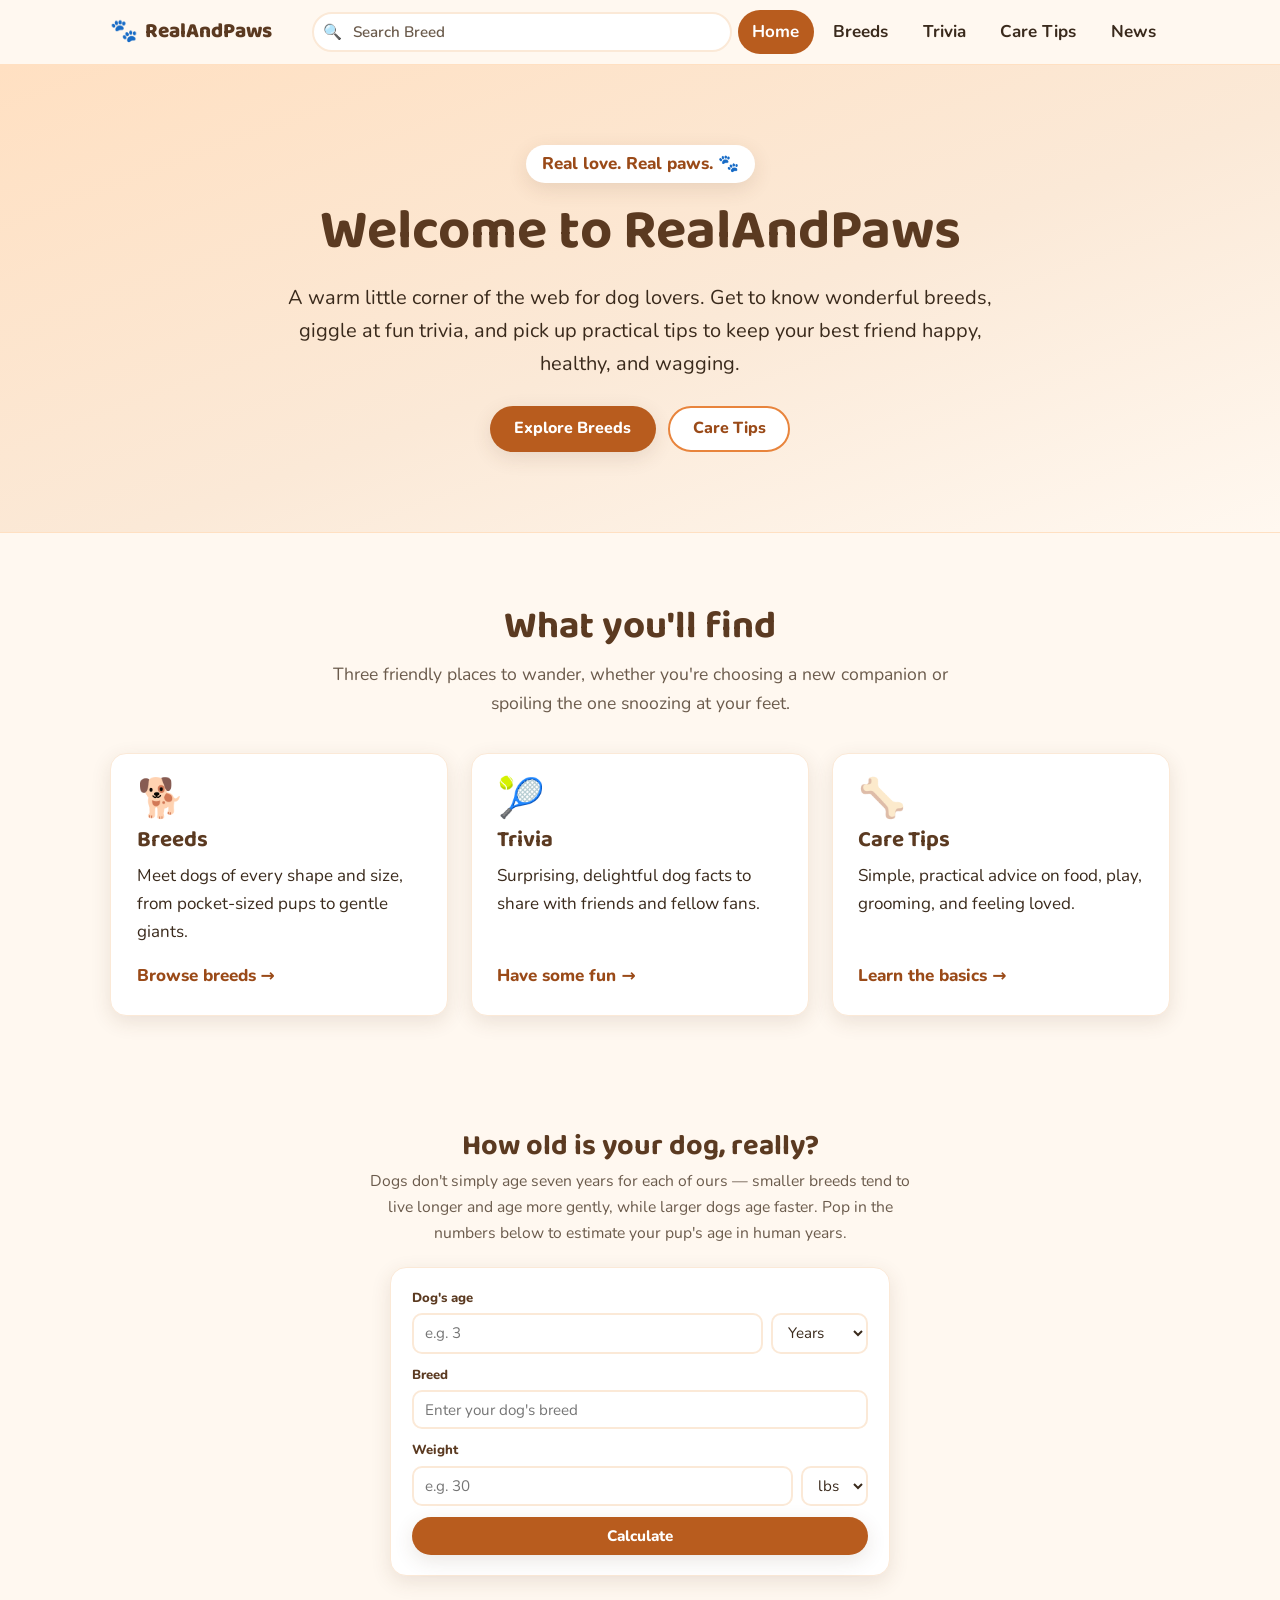
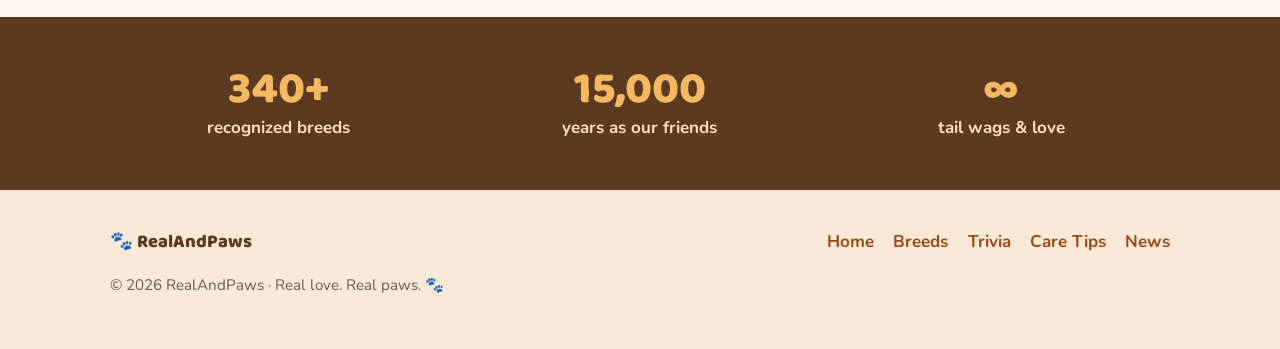
<file: index.html>
<!DOCTYPE html>
<html lang="en">
<head>
  <meta charset="UTF-8">
  <meta name="viewport" content="width=device-width, initial-scale=1">
  <meta name="description" content="RealAndPaws — a warm, friendly place to discover dog breeds, fun trivia, and practical care tips. Real love. Real paws.">
  <link rel="icon" type="image/svg+xml" href="favicon.svg">
  <link rel="preconnect" href="https://fonts.googleapis.com">
  <link rel="preconnect" href="https://fonts.gstatic.com" crossorigin>
  <link href="https://fonts.googleapis.com/css2?family=Baloo+2:wght@500;600;700;800&family=Nunito:ital,wght@0,400;0,600;0,700;0,800;1,400&display=swap" rel="stylesheet">
  <link rel="stylesheet" href="styles.css">
  <title>RealAndPaws — Real love. Real paws. 🐾</title>
  <style>
    /* Page-scoped: dog age calculator (compact) */
    .calc-section { padding-block: clamp(1.6rem, 4vw, 2.6rem); }
    .calc-section .section-title { font-size: clamp(1.35rem, 4vw, 1.8rem); margin-bottom: 0.2em; }
    .calc-section .section-sub { font-size: 0.98rem; max-width: 540px; margin-bottom: 1.3rem; }
    .calc-card { max-width: 500px; margin-inline: auto; padding: 1.2rem 1.3rem; }
    .calc-form { display: flex; flex-wrap: wrap; gap: 0.7rem; align-items: flex-end; }
    .calc-field { flex: 1 1 190px; display: flex; flex-direction: column; }
    .calc-field label { font-weight: 800; color: var(--brown); margin-bottom: 0.25rem; font-size: 0.82rem; }
    .calc-field input, .calc-field select {
      font-family: var(--font-body); font-size: 0.95rem;
      padding: 0.45rem 0.7rem; border: 2px solid var(--sand); border-radius: 10px;
      background: var(--white); color: var(--text); width: 100%;
    }
    .calc-field input:focus, .calc-field select:focus {
      outline: none; border-color: var(--primary); box-shadow: 0 0 0 3px rgba(232, 132, 60, 0.22);
    }
    .calc-btn { flex: 1 1 100%; padding: 0.5rem 1.2rem; font-size: 0.95rem; }
    .calc-result { margin-top: 1rem; padding-top: 0.9rem; border-top: 1px solid var(--sand); text-align: center; }
    .calc-result[hidden] { display: none; }
    .calc-result-num { font-family: var(--font-head); font-weight: 800; font-size: 1.35rem; color: var(--primary-dark); margin: 0 0 0.2rem; }
    .calc-result-num strong { color: var(--primary-deep); }
    .calc-result-note { color: var(--text); margin: 0; font-size: 0.95rem; }
    .calc-result-sub { color: var(--muted); font-size: 0.82rem; margin: 0.3rem 0 0; }
    .calc-result.is-error { color: #B23B2E; font-weight: 700; }
    .calc-age-row, .calc-weight-row { display: flex; gap: 0.5rem; }
    .calc-field .calc-age-row input, .calc-field .calc-weight-row input { flex: 1 1 auto; min-width: 0; width: auto; }
    .calc-field .calc-age-row select, .calc-field .calc-weight-row select { flex: 0 0 auto; width: auto; }
    @media (max-width: 480px) {
      .calc-field { flex: 1 1 100%; }
    }
  </style>
</head>
<body>
  <header class="site-header">
    <div class="container header-inner">
      <a class="brand" href="index.html">
        <span class="paw" aria-hidden="true">🐾</span>
        <span>RealAndPaws</span>
      </a>
      <button class="nav-toggle" aria-label="Toggle navigation menu" aria-expanded="false" aria-controls="primary-nav">
        ☰
      </button>
      <nav class="nav" id="primary-nav" aria-label="Primary">
        <ul>
          <li><a href="index.html" class="active" aria-current="page">Home</a></li>
          <li><a href="breeds.html">Breeds</a></li>
          <li><a href="trivia.html">Trivia</a></li>
          <li><a href="care.html">Care Tips</a></li>
          <li><a href="news.html">News</a></li>
        </ul>
      </nav>
    </div>
  </header>

  <main>
    <section class="hero">
      <div class="container hero-inner">
        <span class="tagline">Real love. Real paws. 🐾</span>
        <h1>Welcome to RealAndPaws</h1>
        <p class="lead">A warm little corner of the web for dog lovers. Get to know wonderful breeds, giggle at fun trivia, and pick up practical tips to keep your best friend happy, healthy, and wagging.</p>
        <div class="hero-cta">
          <a class="btn btn-primary" href="breeds.html">Explore Breeds</a>
          <a class="btn btn-ghost" href="care.html">Care Tips</a>
        </div>
      </div>
    </section>

    <section class="section">
      <div class="container">
        <h2 class="section-title">What you'll find</h2>
        <p class="section-sub">Three friendly places to wander, whether you're choosing a new companion or spoiling the one snoozing at your feet.</p>
        <div class="grid">
          <a class="card" href="breeds.html">
            <span class="card-icon" aria-hidden="true">🐕</span>
            <h3>Breeds</h3>
            <p>Meet dogs of every shape and size, from pocket-sized pups to gentle giants.</p>
            <span class="card-link">Browse breeds</span>
          </a>
          <a class="card" href="trivia.html">
            <span class="card-icon" aria-hidden="true">🎾</span>
            <h3>Trivia</h3>
            <p>Surprising, delightful dog facts to share with friends and fellow fans.</p>
            <span class="card-link">Have some fun</span>
          </a>
          <a class="card" href="care.html">
            <span class="card-icon" aria-hidden="true">🦴</span>
            <h3>Care Tips</h3>
            <p>Simple, practical advice on food, play, grooming, and feeling loved.</p>
            <span class="card-link">Learn the basics</span>
          </a>
        </div>
      </div>
    </section>

    <section class="section calc-section" aria-labelledby="calc-title">
      <div class="container">
        <h2 class="section-title" id="calc-title">How old is your dog, really?</h2>
        <p class="section-sub">Dogs don't simply age seven years for each of ours — smaller breeds tend to live longer and age more gently, while larger dogs age faster. Pop in the numbers below to estimate your pup's age in human years.</p>
        <div class="card calc-card">
          <form id="age-form" class="calc-form">
            <div class="calc-field">
              <label for="dog-age">Dog's age</label>
              <div class="calc-age-row">
                <input type="number" id="dog-age" min="0" step="0.5" inputmode="decimal" placeholder="e.g. 3">
                <select id="age-unit" aria-label="Age unit">
                  <option value="years" selected>Years</option>
                  <option value="months">Months</option>
                </select>
              </div>
            </div>
            <div class="calc-field">
              <label for="dog-breed">Breed</label>
              <input type="text" id="dog-breed" placeholder="Enter your dog's breed" autocomplete="off">
            </div>
            <div class="calc-field">
              <label for="dog-weight">Weight</label>
              <div class="calc-weight-row">
                <input type="number" id="dog-weight" min="0" step="0.1" inputmode="decimal" placeholder="e.g. 30">
                <select id="weight-unit" aria-label="Weight unit">
                  <option value="lbs" selected>lbs</option>
                  <option value="kg">kg</option>
                </select>
              </div>
            </div>
            <button type="submit" class="btn btn-primary calc-btn">Calculate</button>
          </form>
          <div class="calc-result" id="calc-result" hidden aria-live="polite"></div>
        </div>
      </div>
    </section>

    <section class="stats" aria-label="Fun facts about dogs">
      <div class="container stats-inner">
        <div class="stat">
          <span class="stat-num">340+</span>
          <span class="stat-label">recognized breeds</span>
        </div>
        <div class="stat">
          <span class="stat-num">15,000</span>
          <span class="stat-label">years as our friends</span>
        </div>
        <div class="stat">
          <span class="stat-num">∞</span>
          <span class="stat-label">tail wags &amp; love</span>
        </div>
      </div>
    </section>
  </main>

  <footer class="site-footer">
    <div class="container footer-inner">
      <span class="footer-brand">🐾 RealAndPaws</span>
      <nav class="footer-nav" aria-label="Footer">
        <ul>
          <li><a href="index.html">Home</a></li>
          <li><a href="breeds.html">Breeds</a></li>
          <li><a href="trivia.html">Trivia</a></li>
          <li><a href="care.html">Care Tips</a></li>
          <li><a href="news.html">News</a></li>
        </ul>
      </nav>
      <p class="footer-note">&copy; <span id="year">2026</span> RealAndPaws · Real love. Real paws. 🐾</p>
    </div>
  </footer>

  <script src="script.js" defer></script>
  <script>
    // Dog age calculator (homepage)
    (function () {
      var form = document.getElementById("age-form");
      if (!form) return;
      var ageInput = document.getElementById("dog-age");
      var ageUnit = document.getElementById("age-unit");
      var breedInput = document.getElementById("dog-breed");
      var weightInput = document.getElementById("dog-weight");
      var weightUnit = document.getElementById("weight-unit");
      var result = document.getElementById("calc-result");

      // Standard size-based rule of thumb: year 1 is about 15 human years,
      // year 2 adds about 9 (so 2 -> 24), then each later year adds
      // 4 (small) / 5 (medium) / 6 (large) human years.
      function dogToHuman(age, size) {
        var perYear = { small: 4, medium: 5, large: 6 }[size] || 5;
        if (age <= 1) return Math.round(age * 15);
        if (age <= 2) return Math.round(15 + (age - 1) * 9);
        return Math.round(24 + (age - 2) * perYear);
      }

      // Weight drives the aging rate (thresholds in lbs).
      function sizeFromLbs(lbs) {
        if (lbs < 20) return "small";
        if (lbs <= 50) return "medium";
        return "large";
      }

      function showError(msg) {
        result.hidden = false;
        result.className = "calc-result is-error";
        result.textContent = msg;
      }

      function esc(s) {
        var d = document.createElement("div");
        d.textContent = s == null ? "" : String(s);
        return d.innerHTML;
      }

      form.addEventListener("submit", function (e) {
        e.preventDefault();
        var ageVal = parseFloat(ageInput.value);
        if (isNaN(ageVal) || ageVal < 0) { showError("Please enter your dog's age."); return; }
        var weightVal = parseFloat(weightInput.value);
        if (isNaN(weightVal) || weightVal <= 0) { showError("Please enter your dog's weight so we can pick the right aging rate."); return; }
        var breed = breedInput.value.trim();
        if (!breed) { showError("Please enter your dog's breed."); return; }

        var ageYears = ageUnit.value === "months" ? ageVal / 12 : ageVal;
        if (ageYears > 30) ageYears = 30;
        var lbs = weightUnit.value === "kg" ? weightVal * 2.20462 : weightVal;
        var size = sizeFromLbs(lbs);
        var human = dogToHuman(ageYears, size);

        var subject = /\bmix(ed|es)?\b/i.test(breed) ? "Your mixed-breed pup" : "Your " + esc(breed);
        var sizeWord = { small: "small", medium: "medium-size", large: "large" }[size];

        result.className = "calc-result";
        result.hidden = false;
        result.innerHTML =
          '<p class="calc-result-num"><strong>≈ ' + human + '</strong> human years</p>' +
          '<p class="calc-result-note">' + subject + ' is roughly ' + human + ' in human years.</p>' +
          '<p class="calc-result-sub">Based on the weight you entered, we used the ' + sizeWord + '-dog aging rate.</p>';
      });
    })();
  </script>
</body>
</html>
</file>
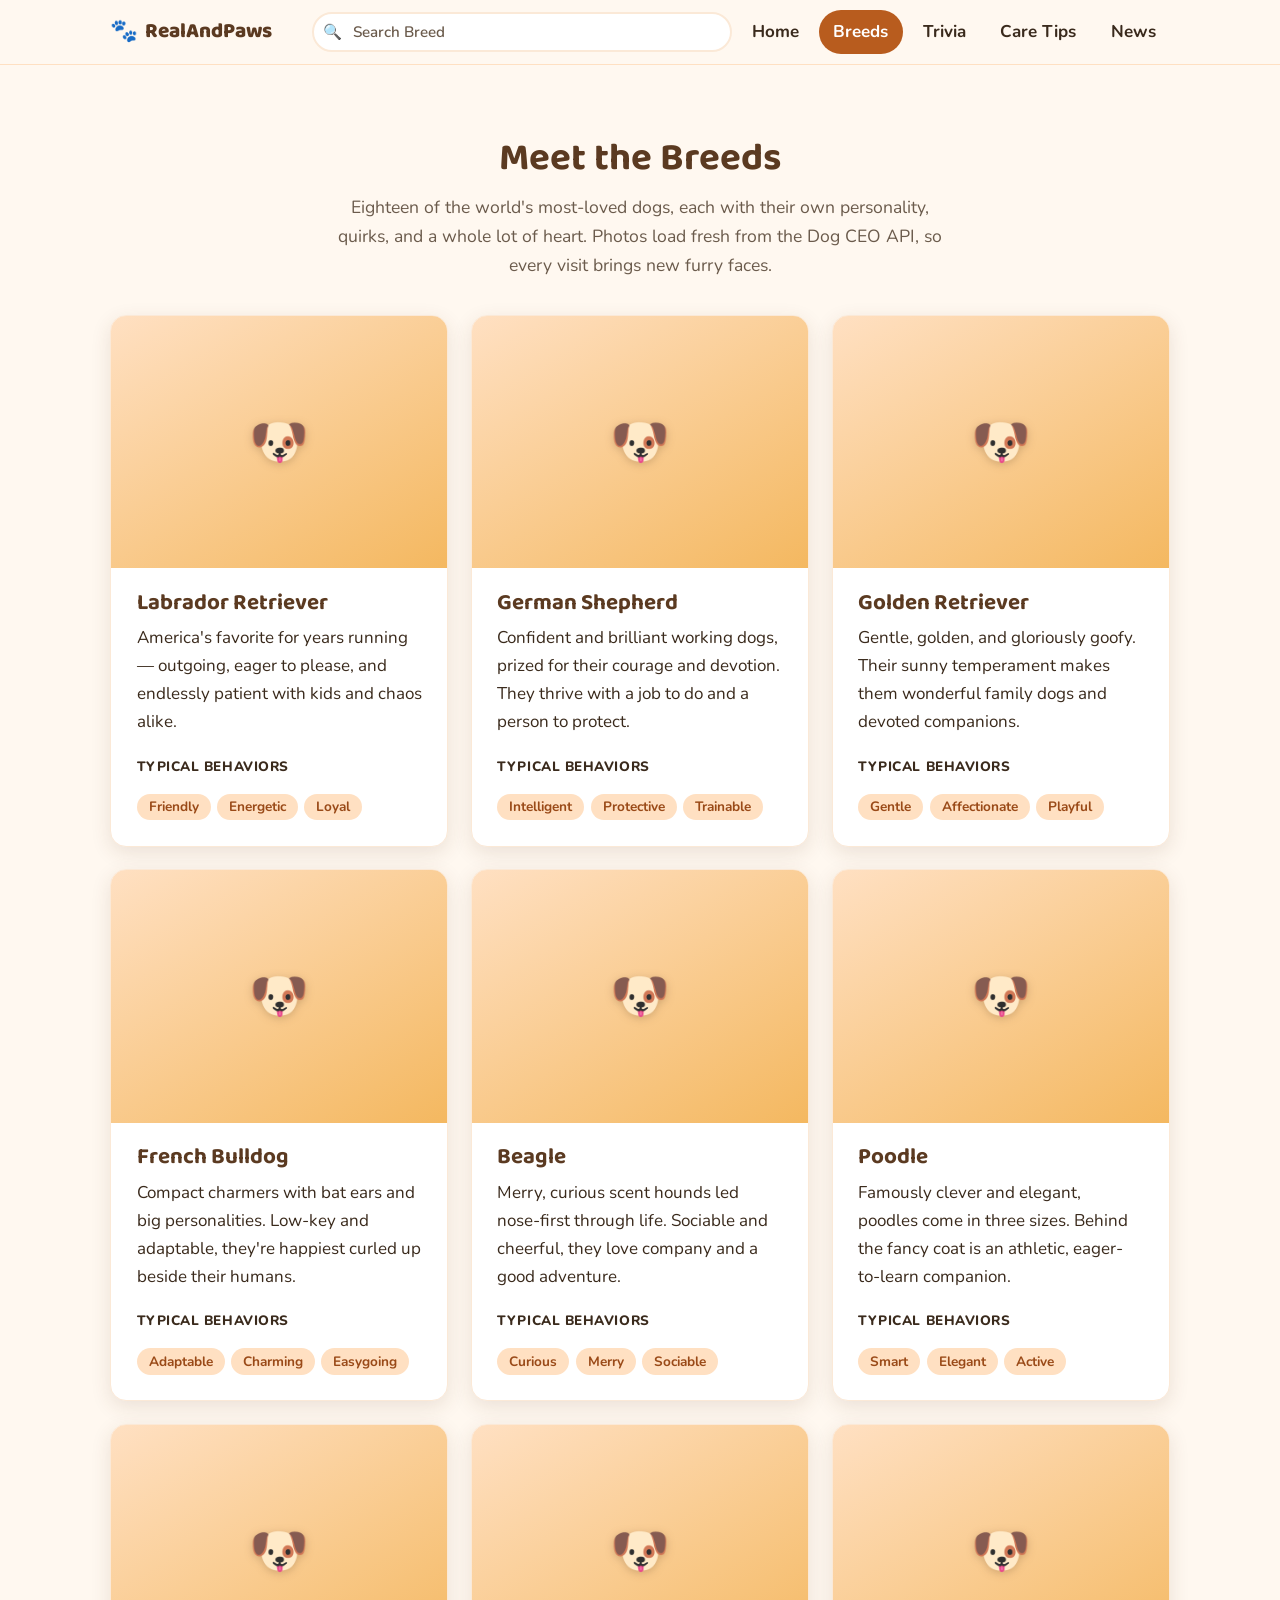
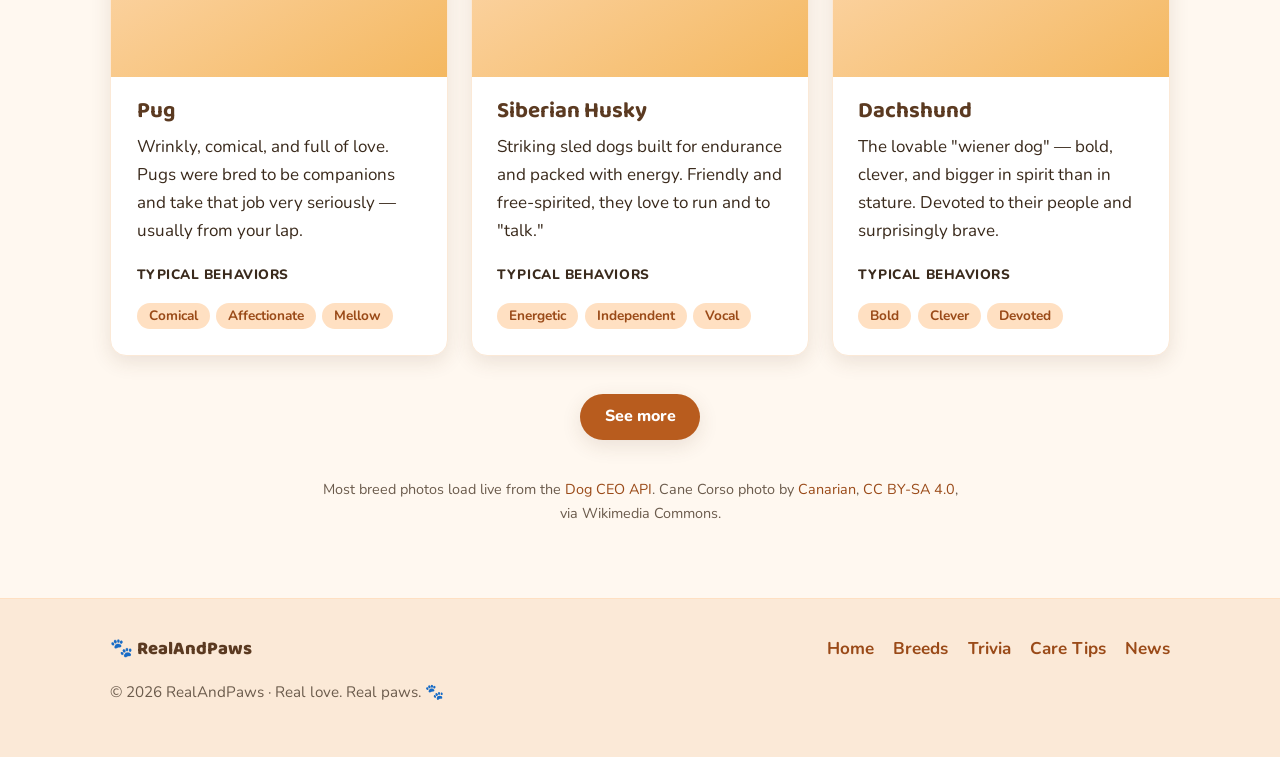
<file: breeds.html>
<!DOCTYPE html>
<html lang="en">
<head>
  <meta charset="UTF-8">
  <meta name="viewport" content="width=device-width, initial-scale=1">
  <meta name="description" content="RealAndPaws — a warm, friendly place to discover dog breeds, fun trivia, and practical care tips. Real love. Real paws.">
  <link rel="icon" type="image/svg+xml" href="favicon.svg">
  <link rel="preconnect" href="https://fonts.googleapis.com">
  <link rel="preconnect" href="https://fonts.gstatic.com" crossorigin>
  <link href="https://fonts.googleapis.com/css2?family=Baloo+2:wght@500;600;700;800&family=Nunito:ital,wght@0,400;0,600;0,700;0,800;1,400&display=swap" rel="stylesheet">
  <link rel="stylesheet" href="styles.css">
  <title>Breeds — RealAndPaws 🐾</title>
  <style>
    /* ---------- Page-scoped: breed cards ---------- */
    .breed-card { padding: 0; overflow: hidden; }
    .breed-card .breed-body { padding: 1.4rem 1.6rem 1.6rem; display: flex; flex-direction: column; }

    .breed-photo {
      position: relative;
      aspect-ratio: 4 / 3;
      width: 100%;
      border-radius: 0;
      overflow: hidden;
      background: linear-gradient(150deg, var(--peach) 0%, var(--accent) 100%);
      display: flex;
      align-items: center;
      justify-content: center;
    }
    /* Placeholder emoji sits behind the image until it loads */
    .breed-photo::before {
      content: "🐶";
      position: absolute;
      inset: 0;
      display: flex;
      align-items: center;
      justify-content: center;
      font-size: 3rem;
      line-height: 1;
      filter: drop-shadow(0 2px 4px rgba(91, 58, 33, 0.25));
    }
    .breed-photo img {
      position: relative;
      z-index: 1;
      width: 100%;
      height: 100%;
      object-fit: cover;
      opacity: 0;
      transition: opacity 0.4s ease;
    }
    .breed-photo.is-loaded img { opacity: 1; }
    /* When loaded, hide the emoji behind it for cleanliness */
    .breed-photo.is-loaded::before { opacity: 0; }

    /* Tag chips for typical behaviors */
    .breed-tags-label {
      font-weight: 800;
      color: var(--muted);
      font-size: 0.85rem;
      text-transform: uppercase;
      letter-spacing: 0.04em;
      margin: 0.2rem 0 0.55rem;
    }
    .breed-tags {
      list-style: none;
      margin: auto 0 0;
      padding: 0;
      display: flex;
      flex-wrap: wrap;
      gap: 0.4rem;
    }
    .breed-tags li {
      background: var(--peach);
      color: var(--primary-dark);
      font-weight: 700;
      font-size: 0.85rem;
      line-height: 1;
      padding: 0.4rem 0.75rem;
      border-radius: var(--radius-pill);
    }

    /* Photo attribution note */
    .photo-credit {
      text-align: center;
      color: var(--muted);
      font-size: 0.9rem;
      max-width: 640px;
      margin: 2.4rem auto 0;
    }
  </style>
</head>
<body>
  <header class="site-header">
    <div class="container header-inner">
      <a class="brand" href="index.html">
        <span class="paw" aria-hidden="true">🐾</span>
        <span>RealAndPaws</span>
      </a>
      <button class="nav-toggle" aria-label="Toggle navigation menu" aria-expanded="false" aria-controls="primary-nav">
        ☰
      </button>
      <nav class="nav" id="primary-nav" aria-label="Primary">
        <ul>
          <li><a href="index.html">Home</a></li>
          <li><a href="breeds.html" class="active" aria-current="page">Breeds</a></li>
          <li><a href="trivia.html">Trivia</a></li>
          <li><a href="care.html">Care Tips</a></li>
          <li><a href="news.html">News</a></li>
        </ul>
      </nav>
    </div>
  </header>

  <main>
    <section class="section">
      <div class="container">
        <h1 class="section-title">Meet the Breeds</h1>
        <p class="section-sub">Eighteen of the world's most-loved dogs, each with their own personality, quirks, and a whole lot of heart. Photos load fresh from the Dog CEO API, so every visit brings new furry faces.</p>

        <div class="grid" id="breed-grid">
          <!-- Labrador Retriever -->
          <article class="card breed-card" data-breed="labrador">
            <div class="breed-photo">
              <img loading="lazy" alt="A Labrador Retriever" data-breed-name="Labrador Retriever">
            </div>
            <div class="breed-body">
              <h3>Labrador Retriever</h3>
              <p>America's favorite for years running — outgoing, eager to please, and endlessly patient with kids and chaos alike.</p>
              <p class="breed-tags-label">Typical behaviors</p>
              <ul class="breed-tags">
                <li>Friendly</li>
                <li>Energetic</li>
                <li>Loyal</li>
              </ul>
            </div>
          </article>

          <!-- German Shepherd -->
          <article class="card breed-card" data-breed="german/shepherd">
            <div class="breed-photo">
              <img loading="lazy" alt="A German Shepherd" data-breed-name="German Shepherd">
            </div>
            <div class="breed-body">
              <h3>German Shepherd</h3>
              <p>Confident and brilliant working dogs, prized for their courage and devotion. They thrive with a job to do and a person to protect.</p>
              <p class="breed-tags-label">Typical behaviors</p>
              <ul class="breed-tags">
                <li>Intelligent</li>
                <li>Protective</li>
                <li>Trainable</li>
              </ul>
            </div>
          </article>

          <!-- Golden Retriever -->
          <article class="card breed-card" data-breed="retriever/golden">
            <div class="breed-photo">
              <img loading="lazy" alt="A Golden Retriever" data-breed-name="Golden Retriever">
            </div>
            <div class="breed-body">
              <h3>Golden Retriever</h3>
              <p>Gentle, golden, and gloriously goofy. Their sunny temperament makes them wonderful family dogs and devoted companions.</p>
              <p class="breed-tags-label">Typical behaviors</p>
              <ul class="breed-tags">
                <li>Gentle</li>
                <li>Affectionate</li>
                <li>Playful</li>
              </ul>
            </div>
          </article>

          <!-- French Bulldog -->
          <article class="card breed-card" data-breed="bulldog/french">
            <div class="breed-photo">
              <img loading="lazy" alt="A French Bulldog" data-breed-name="French Bulldog">
            </div>
            <div class="breed-body">
              <h3>French Bulldog</h3>
              <p>Compact charmers with bat ears and big personalities. Low-key and adaptable, they're happiest curled up beside their humans.</p>
              <p class="breed-tags-label">Typical behaviors</p>
              <ul class="breed-tags">
                <li>Adaptable</li>
                <li>Charming</li>
                <li>Easygoing</li>
              </ul>
            </div>
          </article>

          <!-- Beagle -->
          <article class="card breed-card" data-breed="beagle">
            <div class="breed-photo">
              <img loading="lazy" alt="A Beagle" data-breed-name="Beagle">
            </div>
            <div class="breed-body">
              <h3>Beagle</h3>
              <p>Merry, curious scent hounds led nose-first through life. Sociable and cheerful, they love company and a good adventure.</p>
              <p class="breed-tags-label">Typical behaviors</p>
              <ul class="breed-tags">
                <li>Curious</li>
                <li>Merry</li>
                <li>Sociable</li>
              </ul>
            </div>
          </article>

          <!-- Poodle -->
          <article class="card breed-card" data-breed="poodle">
            <div class="breed-photo">
              <img loading="lazy" alt="A Poodle" data-breed-name="Poodle">
            </div>
            <div class="breed-body">
              <h3>Poodle</h3>
              <p>Famously clever and elegant, poodles come in three sizes. Behind the fancy coat is an athletic, eager-to-learn companion.</p>
              <p class="breed-tags-label">Typical behaviors</p>
              <ul class="breed-tags">
                <li>Smart</li>
                <li>Elegant</li>
                <li>Active</li>
              </ul>
            </div>
          </article>

          <!-- Pug -->
          <article class="card breed-card" data-breed="pug">
            <div class="breed-photo">
              <img loading="lazy" alt="A Pug" data-breed-name="Pug">
            </div>
            <div class="breed-body">
              <h3>Pug</h3>
              <p>Wrinkly, comical, and full of love. Pugs were bred to be companions and take that job very seriously — usually from your lap.</p>
              <p class="breed-tags-label">Typical behaviors</p>
              <ul class="breed-tags">
                <li>Comical</li>
                <li>Affectionate</li>
                <li>Mellow</li>
              </ul>
            </div>
          </article>

          <!-- Siberian Husky -->
          <article class="card breed-card" data-breed="husky">
            <div class="breed-photo">
              <img loading="lazy" alt="A Siberian Husky" data-breed-name="Siberian Husky">
            </div>
            <div class="breed-body">
              <h3>Siberian Husky</h3>
              <p>Striking sled dogs built for endurance and packed with energy. Friendly and free-spirited, they love to run and to "talk."</p>
              <p class="breed-tags-label">Typical behaviors</p>
              <ul class="breed-tags">
                <li>Energetic</li>
                <li>Independent</li>
                <li>Vocal</li>
              </ul>
            </div>
          </article>

          <!-- Dachshund -->
          <article class="card breed-card" data-breed="dachshund">
            <div class="breed-photo">
              <img loading="lazy" alt="A Dachshund" data-breed-name="Dachshund">
            </div>
            <div class="breed-body">
              <h3>Dachshund</h3>
              <p>The lovable "wiener dog" — bold, clever, and bigger in spirit than in stature. Devoted to their people and surprisingly brave.</p>
              <p class="breed-tags-label">Typical behaviors</p>
              <ul class="breed-tags">
                <li>Bold</li>
                <li>Clever</li>
                <li>Devoted</li>
              </ul>
            </div>
          </article>

          <!-- Boxer -->
          <article class="card breed-card" data-breed="boxer">
            <div class="breed-photo">
              <img loading="lazy" alt="A Boxer" data-breed-name="Boxer">
            </div>
            <div class="breed-body">
              <h3>Boxer</h3>
              <p>Playful, patient, and forever young at heart. Boxers are athletic family dogs who bond deeply and never quite outgrow the zoomies.</p>
              <p class="breed-tags-label">Typical behaviors</p>
              <ul class="breed-tags">
                <li>Playful</li>
                <li>Loyal</li>
                <li>Energetic</li>
              </ul>
            </div>
          </article>

          <!-- Pomeranian -->
          <article class="card breed-card" data-breed="pomeranian">
            <div class="breed-photo">
              <img loading="lazy" alt="A Pomeranian" data-breed-name="Pomeranian">
            </div>
            <div class="breed-body">
              <h3>Pomeranian</h3>
              <p>Tiny, fluffy, and brimming with confidence. These fox-faced charmers pack a big-dog personality into a pocket-sized, perpetually fluffy package.</p>
              <p class="breed-tags-label">Typical behaviors</p>
              <ul class="breed-tags">
                <li>Lively</li>
                <li>Bold</li>
                <li>Affectionate</li>
              </ul>
            </div>
          </article>

          <!-- Rottweiler -->
          <article class="card breed-card" data-breed="rottweiler">
            <div class="breed-photo">
              <img loading="lazy" alt="A Rottweiler" data-breed-name="Rottweiler">
            </div>
            <div class="breed-body">
              <h3>Rottweiler</h3>
              <p>Powerful, self-assured guardians with a surprisingly goofy, affectionate side. Devoted to their families, they're calm protectors who thrive with training and a job to do.</p>
              <p class="breed-tags-label">Typical behaviors</p>
              <ul class="breed-tags">
                <li>Confident</li>
                <li>Protective</li>
                <li>Devoted</li>
              </ul>
            </div>
          </article>

          <!-- Belgian Malinois -->
          <article class="card breed-card" data-breed="malinois">
            <div class="breed-photo">
              <img loading="lazy" alt="A Belgian Malinois" data-breed-name="Belgian Malinois">
            </div>
            <div class="breed-body">
              <h3>Belgian Malinois</h3>
              <p>Intense, athletic, and razor-sharp — the elite working dog behind many police and military K-9 teams. They need a job, plenty of exercise, and a dedicated owner to truly shine.</p>
              <p class="breed-tags-label">Typical behaviors</p>
              <ul class="breed-tags">
                <li>Driven</li>
                <li>Intelligent</li>
                <li>Energetic</li>
              </ul>
            </div>
          </article>

          <!-- Shiba Inu -->
          <article class="card breed-card" data-breed="shiba">
            <div class="breed-photo">
              <img loading="lazy" alt="A Shiba Inu" data-breed-name="Shiba Inu">
            </div>
            <div class="breed-body">
              <h3>Shiba Inu</h3>
              <p>Fox-like, fastidious, and famously independent. This spirited Japanese breed is alert and confident, with an almost cat-like habit of keeping itself impeccably clean.</p>
              <p class="breed-tags-label">Typical behaviors</p>
              <ul class="breed-tags">
                <li>Alert</li>
                <li>Independent</li>
                <li>Spirited</li>
              </ul>
            </div>
          </article>

          <!-- Doberman (Doberman Pinscher) -->
          <article class="card breed-card" data-breed="doberman">
            <div class="breed-photo">
              <img loading="lazy" alt="A Doberman Pinscher" data-breed-name="Doberman">
            </div>
            <div class="breed-body">
              <h3>Doberman Pinscher</h3>
              <p>Sleek, fast, and fearless, the Doberman is a loyal guardian with a sharp mind. Deeply bonded to their people, they pair elegance with serious working drive.</p>
              <p class="breed-tags-label">Typical behaviors</p>
              <ul class="breed-tags">
                <li>Loyal</li>
                <li>Alert</li>
                <li>Fearless</li>
              </ul>
            </div>
          </article>

          <!-- Miniature Pinscher -->
          <article class="card breed-card" data-breed="pinscher">
            <div class="breed-photo">
              <img loading="lazy" alt="A Miniature Pinscher" data-breed-name="Miniature Pinscher">
            </div>
            <div class="breed-body">
              <h3>Miniature Pinscher</h3>
              <p>The fearless "King of Toys" — a tiny, high-energy dog with a proud, prancing gait. Curious and self-assured, the Min Pin is far bigger in attitude than in size.</p>
              <p class="breed-tags-label">Typical behaviors</p>
              <ul class="breed-tags">
                <li>Spirited</li>
                <li>Curious</li>
                <li>Fearless</li>
              </ul>
            </div>
          </article>

          <!-- Great Dane -->
          <article class="card breed-card" data-breed="dane/great">
            <div class="breed-photo">
              <img loading="lazy" alt="A Great Dane" data-breed-name="Great Dane">
            </div>
            <div class="breed-body">
              <h3>Great Dane</h3>
              <p>Towering yet tender, the Great Dane is a true gentle giant. Despite their majestic size, they're patient, friendly, and perfectly content to be a very large lap dog.</p>
              <p class="breed-tags-label">Typical behaviors</p>
              <ul class="breed-tags">
                <li>Gentle</li>
                <li>Friendly</li>
                <li>Patient</li>
              </ul>
            </div>
          </article>

          <!-- Cane Corso (not in the Dog CEO API — uses a bundled CC BY-SA image; credit below) -->
          <article class="card breed-card" data-img="images/cane-corso.jpg">
            <div class="breed-photo">
              <img loading="lazy" alt="A Cane Corso" data-breed-name="Cane Corso">
            </div>
            <div class="breed-body">
              <h3>Cane Corso</h3>
              <p>A majestic Italian mastiff — muscular, dignified, and intensely devoted. Confident and protective, the Cane Corso is a calm, loyal companion in experienced, dedicated hands.</p>
              <p class="breed-tags-label">Typical behaviors</p>
              <ul class="breed-tags">
                <li>Protective</li>
                <li>Confident</li>
                <li>Loyal</li>
              </ul>
            </div>
          </article>
        </div>

        <p class="photo-credit">
          Most breed photos load live from the <a href="https://dog.ceo" target="_blank" rel="noopener">Dog CEO API</a>.
          Cane Corso photo by <a href="https://commons.wikimedia.org/wiki/File:Italian_Corso_Dog_grey_male_1.jpg" target="_blank" rel="noopener">Canarian</a>,
          <a href="https://creativecommons.org/licenses/by-sa/4.0/" target="_blank" rel="noopener">CC BY-SA 4.0</a>, via Wikimedia Commons.
        </p>
      </div>
    </section>
  </main>

  <footer class="site-footer">
    <div class="container footer-inner">
      <span class="footer-brand">🐾 RealAndPaws</span>
      <nav class="footer-nav" aria-label="Footer">
        <ul>
          <li><a href="index.html">Home</a></li>
          <li><a href="breeds.html">Breeds</a></li>
          <li><a href="trivia.html">Trivia</a></li>
          <li><a href="care.html">Care Tips</a></li>
          <li><a href="news.html">News</a></li>
        </ul>
      </nav>
      <p class="footer-note">&copy; <span id="year">2026</span> RealAndPaws · Real love. Real paws. 🐾</p>
    </div>
  </footer>

  <script src="script.js" defer></script>
  <script>
    // Page-scoped: fetch a real photo per breed from the free, no-key Dog CEO API.
    // On any failure, gracefully keep the warm gradient + 🐶 placeholder.
    (function () {
      const cards = document.querySelectorAll('#breed-grid .breed-card');

      cards.forEach(function (card) {
        const slug = card.getAttribute('data-breed');
        const photo = card.querySelector('.breed-photo');
        const img = card.querySelector('img');
        if (!img || !photo) return;

        // If the image errors out for any reason, fall back to the placeholder.
        img.addEventListener('error', function () {
          photo.classList.remove('is-loaded');
          img.removeAttribute('src');
        });

        // Reveal the photo only once it has actually loaded.
        img.addEventListener('load', function () {
          if (img.getAttribute('src')) {
            photo.classList.add('is-loaded');
          }
        });

        // Some breeds aren't in the Dog CEO API — load a bundled local image instead.
        const staticSrc = card.getAttribute('data-img');
        if (staticSrc) {
          img.src = staticSrc;
          return;
        }
        if (!slug) return;

        fetch('https://dog.ceo/api/breed/' + slug + '/images/random')
          .then(function (res) {
            if (!res.ok) throw new Error('HTTP ' + res.status);
            return res.json();
          })
          .then(function (data) {
            if (data && data.status === 'success' && data.message) {
              img.src = data.message;
            }
            // Otherwise: leave the graceful placeholder in place.
          })
          .catch(function () {
            // Network/parse failure — keep the gradient + 🐶 placeholder.
          });
      });
    })();
  </script>
</body>
</html>
</file>
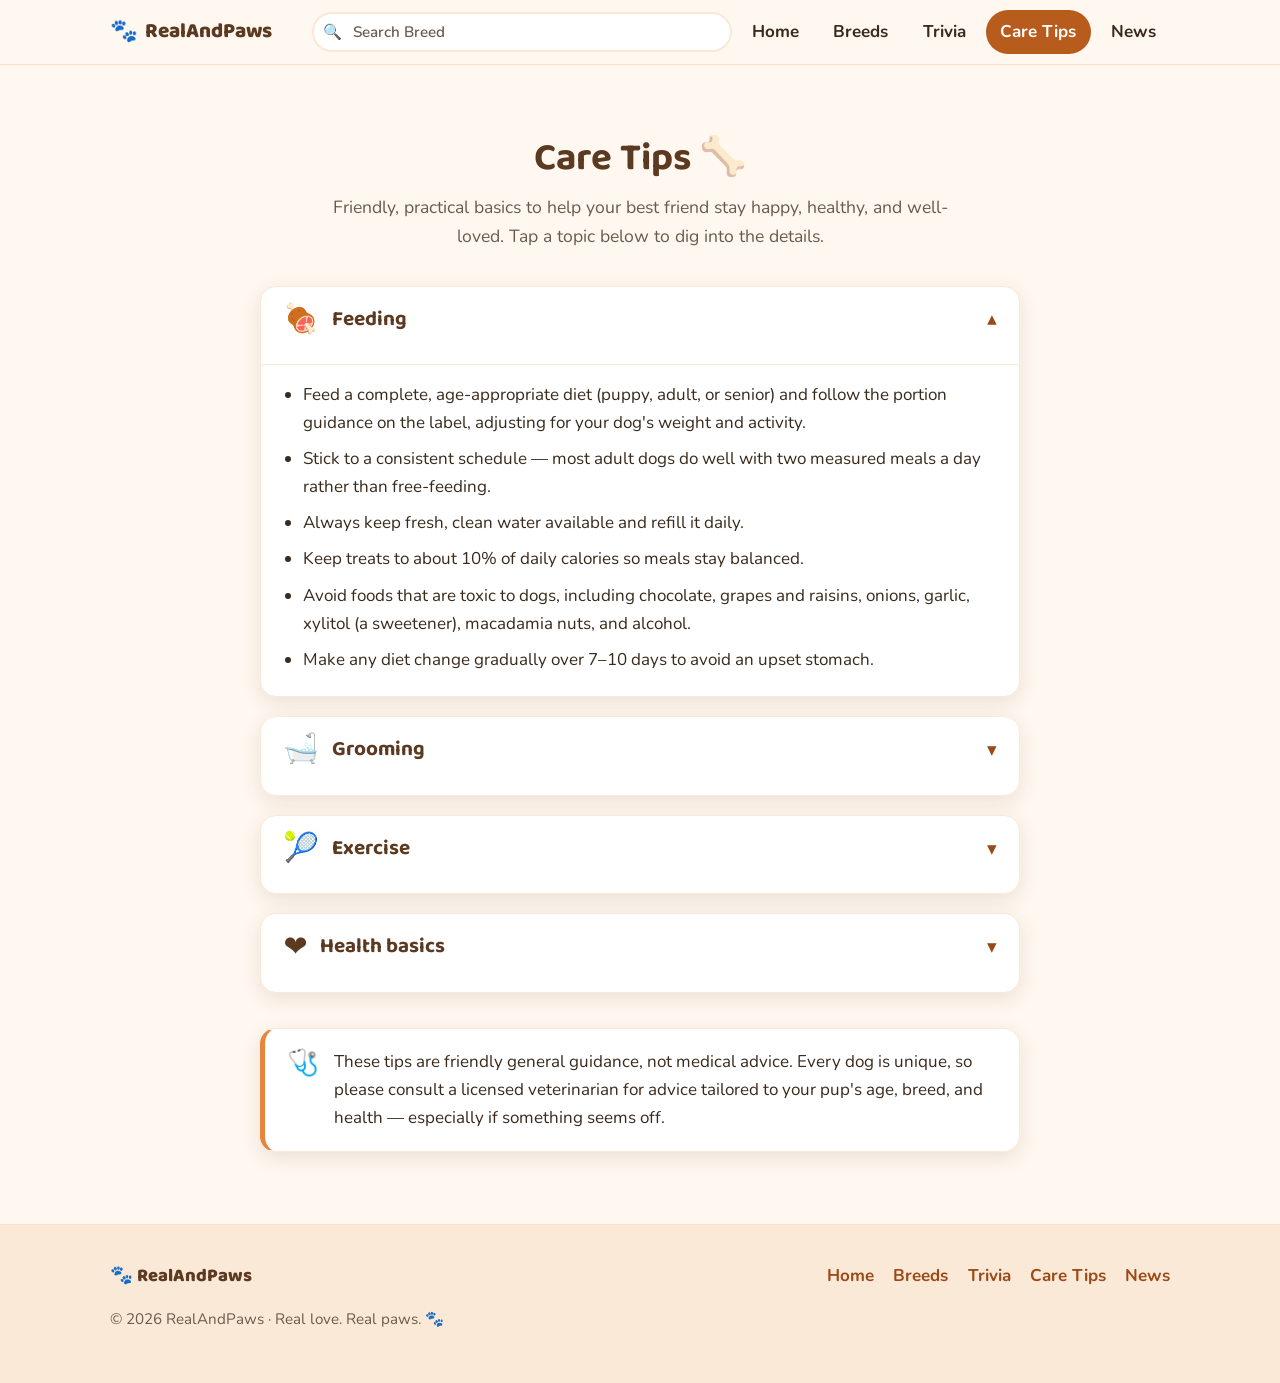
<file: care.html>
<!DOCTYPE html>
<html lang="en">
<head>
  <meta charset="UTF-8">
  <meta name="viewport" content="width=device-width, initial-scale=1">
  <meta name="description" content="RealAndPaws — a warm, friendly place to discover dog breeds, fun trivia, and practical care tips. Real love. Real paws.">
  <link rel="icon" type="image/svg+xml" href="favicon.svg">
  <link rel="preconnect" href="https://fonts.googleapis.com">
  <link rel="preconnect" href="https://fonts.gstatic.com" crossorigin>
  <link href="https://fonts.googleapis.com/css2?family=Baloo+2:wght@500;600;700;800&family=Nunito:ital,wght@0,400;0,600;0,700;0,800;1,400&display=swap" rel="stylesheet">
  <link rel="stylesheet" href="styles.css">
  <title>Care Tips — RealAndPaws 🐾</title>
  <style>
    /* ---- Page-scoped: accordion (care.html only) ---- */
    .accordion {
      display: flex;
      flex-direction: column;
      gap: 1.2rem;
      max-width: 760px;
      margin-inline: auto;
    }
    /* Each accordion item reuses the shared .card look but tightens padding */
    .accordion .card { padding: 0; overflow: hidden; }

    .acc-header {
      appearance: none;
      width: 100%;
      margin: 0;
      border: 0;
      background: transparent;
      cursor: pointer;
      display: flex;
      align-items: center;
      gap: 0.8rem;
      padding: 1.2rem 1.4rem;
      font-family: var(--font-head);
      font-weight: 700;
      font-size: 1.3rem;
      color: var(--brown);
      text-align: left;
      line-height: 1.2;
      transition: background-color 0.18s ease;
    }
    .acc-header:hover { background: var(--sand); }

    .acc-emoji { font-size: 1.8rem; line-height: 1; flex: 0 0 auto; }
    .acc-title { flex: 1 1 auto; }

    .acc-chevron {
      flex: 0 0 auto;
      font-size: 1.2rem;
      color: var(--primary-dark);
      transition: transform 0.25s ease;
    }
    .acc-header[aria-expanded="true"] .acc-chevron { transform: rotate(180deg); }

    /* Smooth expand/collapse via max-height */
    .acc-panel {
      overflow: hidden;
      max-height: 0;
      transition: max-height 0.3s ease;
    }

    .acc-panel-inner {
      padding: 0 1.4rem 1.4rem;
      border-top: 1px solid var(--sand);
    }
    .acc-panel-inner ul {
      margin: 1rem 0 0;
      padding-left: 1.2rem;
    }
    .acc-panel-inner li { margin-bottom: 0.5rem; }
    .acc-panel-inner li:last-child { margin-bottom: 0; }

    /* Friendly vet reminder note */
    .vet-note {
      max-width: 760px;
      margin: 2.2rem auto 0;
      background: var(--white);
      border: 1px solid var(--sand);
      border-left: 5px solid var(--primary);
      border-radius: var(--radius);
      padding: 1.2rem 1.4rem;
      box-shadow: var(--shadow);
      display: flex;
      gap: 0.9rem;
      align-items: flex-start;
    }
    .vet-note .vet-emoji { font-size: 1.6rem; line-height: 1.2; flex: 0 0 auto; }
    .vet-note p { margin: 0; color: var(--text); }

    @media (prefers-reduced-motion: reduce) {
      .acc-panel { transition: none; }
      .acc-chevron { transition: none; }
    }
  </style>
</head>
<body>
  <header class="site-header">
    <div class="container header-inner">
      <a class="brand" href="index.html">
        <span class="paw" aria-hidden="true">🐾</span>
        <span>RealAndPaws</span>
      </a>
      <button class="nav-toggle" aria-label="Toggle navigation menu" aria-expanded="false" aria-controls="primary-nav">
        ☰
      </button>
      <nav class="nav" id="primary-nav" aria-label="Primary">
        <ul>
          <li><a href="index.html">Home</a></li>
          <li><a href="breeds.html">Breeds</a></li>
          <li><a href="trivia.html">Trivia</a></li>
          <li><a href="care.html" class="active" aria-current="page">Care Tips</a></li>
          <li><a href="news.html">News</a></li>
        </ul>
      </nav>
    </div>
  </header>

  <main>
    <section class="section">
      <div class="container">
        <h1 class="section-title">Care Tips 🦴</h1>
        <p class="section-sub">Friendly, practical basics to help your best friend stay happy, healthy, and well-loved. Tap a topic below to dig into the details.</p>

        <div class="accordion" id="careAccordion">

          <!-- 1) Feeding -->
          <div class="card">
            <h2>
              <button class="acc-header" id="acc-feeding-btn" aria-expanded="true" aria-controls="acc-feeding-panel">
                <span class="acc-emoji" aria-hidden="true">🍖</span>
                <span class="acc-title">Feeding</span>
                <span class="acc-chevron" aria-hidden="true">▾</span>
              </button>
            </h2>
            <div class="acc-panel" id="acc-feeding-panel" role="region" aria-labelledby="acc-feeding-btn">
              <div class="acc-panel-inner">
                <ul>
                  <li>Feed a complete, age-appropriate diet (puppy, adult, or senior) and follow the portion guidance on the label, adjusting for your dog's weight and activity.</li>
                  <li>Stick to a consistent schedule — most adult dogs do well with two measured meals a day rather than free-feeding.</li>
                  <li>Always keep fresh, clean water available and refill it daily.</li>
                  <li>Keep treats to about 10% of daily calories so meals stay balanced.</li>
                  <li>Avoid foods that are toxic to dogs, including chocolate, grapes and raisins, onions, garlic, xylitol (a sweetener), macadamia nuts, and alcohol.</li>
                  <li>Make any diet change gradually over 7–10 days to avoid an upset stomach.</li>
                </ul>
              </div>
            </div>
          </div>

          <!-- 2) Grooming -->
          <div class="card">
            <h2>
              <button class="acc-header" id="acc-grooming-btn" aria-expanded="false" aria-controls="acc-grooming-panel">
                <span class="acc-emoji" aria-hidden="true">🛁</span>
                <span class="acc-title">Grooming</span>
                <span class="acc-chevron" aria-hidden="true">▾</span>
              </button>
            </h2>
            <div class="acc-panel" id="acc-grooming-panel" role="region" aria-labelledby="acc-grooming-btn">
              <div class="acc-panel-inner">
                <ul>
                  <li>Brush regularly — short coats may need it weekly, while long or double coats benefit from a few sessions each week to prevent mats.</li>
                  <li>Bathe only as needed (often every few weeks to a few months) using a dog-formulated shampoo; over-bathing can dry out skin.</li>
                  <li>Trim nails when you can hear them clicking on the floor, taking care to avoid the sensitive quick.</li>
                  <li>Check and gently clean ears, and watch for redness, odor, or excess wax that could signal a problem.</li>
                  <li>Brush teeth several times a week with dog-safe toothpaste — never human toothpaste — to support dental health.</li>
                  <li>Use grooming time to check for lumps, ticks, fleas, or skin irritation, and make it a calm, positive experience.</li>
                </ul>
              </div>
            </div>
          </div>

          <!-- 3) Exercise -->
          <div class="card">
            <h2>
              <button class="acc-header" id="acc-exercise-btn" aria-expanded="false" aria-controls="acc-exercise-panel">
                <span class="acc-emoji" aria-hidden="true">🎾</span>
                <span class="acc-title">Exercise</span>
                <span class="acc-chevron" aria-hidden="true">▾</span>
              </button>
            </h2>
            <div class="acc-panel" id="acc-exercise-panel" role="region" aria-labelledby="acc-exercise-btn">
              <div class="acc-panel-inner">
                <ul>
                  <li>Aim for daily activity, tailored to breed, age, and health — many dogs thrive on roughly 30 minutes to two hours of movement a day.</li>
                  <li>Mix it up with walks, fetch, and sniff-friendly exploring; dogs love using their noses.</li>
                  <li>Add mental enrichment like puzzle toys, training games, and chew toys to prevent boredom.</li>
                  <li>Be mindful in hot weather: walk during cooler hours, bring water, and watch for overheating; avoid hot pavement that can burn paws.</li>
                  <li>Ease puppies and senior dogs into exercise gently, and avoid high-impact activity on growing joints.</li>
                  <li>Watch for signs of overexertion such as heavy panting, lagging behind, or limping, and rest when needed.</li>
                </ul>
              </div>
            </div>
          </div>

          <!-- 4) Health basics -->
          <div class="card">
            <h2>
              <button class="acc-header" id="acc-health-btn" aria-expanded="false" aria-controls="acc-health-panel">
                <span class="acc-emoji" aria-hidden="true">❤️</span>
                <span class="acc-title">Health basics</span>
                <span class="acc-chevron" aria-hidden="true">▾</span>
              </button>
            </h2>
            <div class="acc-panel" id="acc-health-panel" role="region" aria-labelledby="acc-health-btn">
              <div class="acc-panel-inner">
                <ul>
                  <li>Schedule regular veterinary checkups and keep vaccinations and parasite prevention (fleas, ticks, heartworm) up to date.</li>
                  <li>Talk with your vet about spaying or neutering and about microchipping for safe identification.</li>
                  <li>Keep your dog at a healthy weight — you should be able to feel the ribs without pressing hard — to protect joints and organs.</li>
                  <li>Watch for warning signs like changes in appetite, energy, drinking, bathroom habits, or unexplained lumps, and call your vet if they persist.</li>
                  <li>Know basic emergency signs (difficulty breathing, repeated vomiting, collapse, suspected poisoning) and have your vet and a poison-control number handy.</li>
                  <li>Don't forget emotional health: companionship, routine, gentle training, and play all keep your dog content.</li>
                </ul>
              </div>
            </div>
          </div>

        </div>

        <aside class="vet-note" role="note">
          <span class="vet-emoji" aria-hidden="true">🩺</span>
          <p>These tips are friendly general guidance, not medical advice. Every dog is unique, so please consult a licensed veterinarian for advice tailored to your pup's age, breed, and health — especially if something seems off.</p>
        </aside>
      </div>
    </section>
  </main>

  <footer class="site-footer">
    <div class="container footer-inner">
      <span class="footer-brand">🐾 RealAndPaws</span>
      <nav class="footer-nav" aria-label="Footer">
        <ul>
          <li><a href="index.html">Home</a></li>
          <li><a href="breeds.html">Breeds</a></li>
          <li><a href="trivia.html">Trivia</a></li>
          <li><a href="care.html">Care Tips</a></li>
          <li><a href="news.html">News</a></li>
        </ul>
      </nav>
      <p class="footer-note">&copy; <span id="year">2026</span> RealAndPaws · Real love. Real paws. 🐾</p>
    </div>
  </footer>

  <script src="script.js" defer></script>
  <script>
    // Page-scoped accordion (runs after shared script.js)
    (function () {
      var accordion = document.getElementById('careAccordion');
      if (!accordion) return;

      var headers = Array.prototype.slice.call(
        accordion.querySelectorAll('.acc-header')
      );

      function setOpen(btn, open) {
        var panel = document.getElementById(btn.getAttribute('aria-controls'));
        btn.setAttribute('aria-expanded', open ? 'true' : 'false');
        if (!panel) return;
        if (open) {
          panel.style.maxHeight = panel.scrollHeight + 'px';
          panel.removeAttribute('aria-hidden');
          panel.removeAttribute('inert');
        } else {
          panel.style.maxHeight = '0px';
          panel.setAttribute('aria-hidden', 'true');
          panel.setAttribute('inert', '');
        }
      }

      // Initialize panels based on their starting aria-expanded state.
      headers.forEach(function (btn) {
        var open = btn.getAttribute('aria-expanded') === 'true';
        setOpen(btn, open);

        btn.addEventListener('click', function () {
          var isOpen = btn.getAttribute('aria-expanded') === 'true';
          setOpen(btn, !isOpen);
        });
      });

      // Keep open panels sized correctly when the viewport changes (reflow).
      window.addEventListener('resize', function () {
        headers.forEach(function (btn) {
          if (btn.getAttribute('aria-expanded') === 'true') {
            var panel = document.getElementById(btn.getAttribute('aria-controls'));
            if (panel) {
              panel.style.maxHeight = 'none';
              var h = panel.scrollHeight;
              panel.style.maxHeight = h + 'px';
            }
          }
        });
      });

      // Roving keyboard support: Up/Down/Home/End between headers.
      accordion.addEventListener('keydown', function (e) {
        var idx = headers.indexOf(document.activeElement);
        if (idx === -1) return;
        var next = null;
        switch (e.key) {
          case 'ArrowDown': next = headers[(idx + 1) % headers.length]; break;
          case 'ArrowUp':   next = headers[(idx - 1 + headers.length) % headers.length]; break;
          case 'Home':      next = headers[0]; break;
          case 'End':       next = headers[headers.length - 1]; break;
          default: return;
        }
        if (next) { e.preventDefault(); next.focus(); }
      });
    })();
  </script>
</body>
</html>
</file>
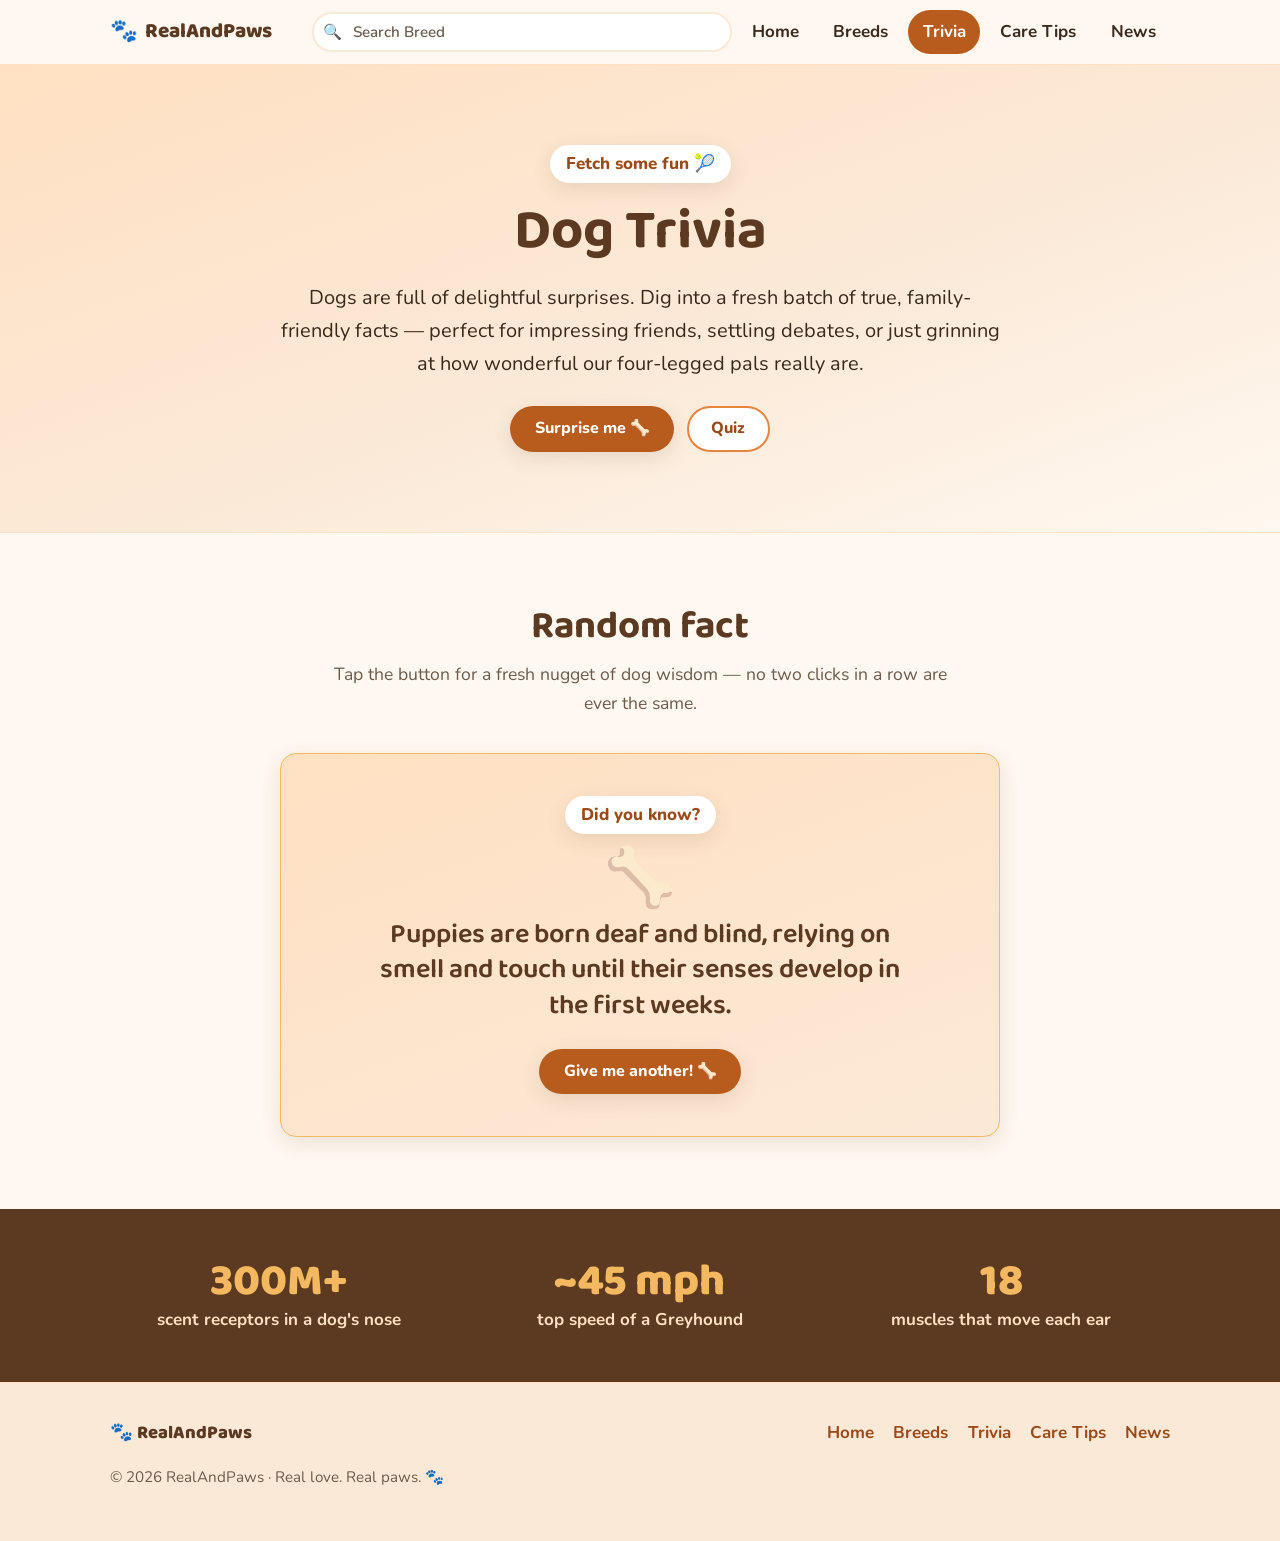
<file: trivia.html>
<!DOCTYPE html>
<html lang="en">
<head>
  <meta charset="UTF-8">
  <meta name="viewport" content="width=device-width, initial-scale=1">
  <meta name="description" content="RealAndPaws — a warm, friendly place to discover dog breeds, fun trivia, and practical care tips. Real love. Real paws.">
  <link rel="icon" type="image/svg+xml" href="favicon.svg">
  <link rel="preconnect" href="https://fonts.googleapis.com">
  <link rel="preconnect" href="https://fonts.gstatic.com" crossorigin>
  <link href="https://fonts.googleapis.com/css2?family=Baloo+2:wght@500;600;700;800&family=Nunito:ital,wght@0,400;0,600;0,700;0,800;1,400&display=swap" rel="stylesheet">
  <link rel="stylesheet" href="styles.css">
  <title>Trivia — RealAndPaws 🎾</title>
  <style>
    /* Page-scoped styling for the Trivia page only */
    .fact-spotlight {
      background: linear-gradient(160deg, var(--peach) 0%, var(--sand) 100%);
      border: 1px solid var(--accent);
      border-radius: var(--radius);
      box-shadow: var(--shadow);
      padding: clamp(1.5rem, 5vw, 2.6rem);
      text-align: center;
      max-width: 720px;
      margin-inline: auto;
    }
    .fact-spotlight .fact-kicker {
      display: inline-block;
      background: var(--white);
      color: var(--primary-dark);
      font-weight: 800;
      padding: 0.3rem 1rem;
      border-radius: var(--radius-pill);
      box-shadow: var(--shadow);
      margin-bottom: 1rem;
    }
    .fact-spotlight .fact-emoji {
      font-size: clamp(2.6rem, 9vw, 3.6rem);
      line-height: 1;
      display: block;
      margin-bottom: 0.6rem;
    }
    .fact-spotlight .fact-text {
      font-family: var(--font-head);
      font-weight: 600;
      color: var(--brown);
      font-size: clamp(1.25rem, 4vw, 1.7rem);
      line-height: 1.3;
      margin: 0 auto 1.6rem;
      max-width: 560px;
      min-height: 2.6em;
    }
    .fact-card .card-icon { margin-bottom: 0.5rem; }
    .fact-card p { margin-bottom: 0; }
  </style>
</head>
<body>
  <header class="site-header">
    <div class="container header-inner">
      <a class="brand" href="index.html">
        <span class="paw" aria-hidden="true">🐾</span>
        <span>RealAndPaws</span>
      </a>
      <button class="nav-toggle" aria-label="Toggle navigation menu" aria-expanded="false" aria-controls="primary-nav">
        ☰
      </button>
      <nav class="nav" id="primary-nav" aria-label="Primary">
        <ul>
          <li><a href="index.html">Home</a></li>
          <li><a href="breeds.html">Breeds</a></li>
          <li><a href="trivia.html" class="active" aria-current="page">Trivia</a></li>
          <li><a href="care.html">Care Tips</a></li>
          <li><a href="news.html">News</a></li>
        </ul>
      </nav>
    </div>
  </header>

  <main>
    <section class="hero">
      <div class="container hero-inner">
        <span class="tagline">Fetch some fun 🎾</span>
        <h1>Dog Trivia</h1>
        <p class="lead">Dogs are full of delightful surprises. Dig into a fresh batch of true, family-friendly facts — perfect for impressing friends, settling debates, or just grinning at how wonderful our four-legged pals really are.</p>
        <div class="hero-cta">
          <a class="btn btn-primary" href="#random-fact">Surprise me 🦴</a>
          <button class="btn btn-ghost" type="button" data-quiz-open aria-haspopup="dialog" aria-controls="quiz-modal">Quiz</button>
        </div>
      </div>
    </section>

    <section class="section" id="random-fact" aria-labelledby="random-fact-title">
      <div class="container">
        <h2 class="section-title" id="random-fact-title">Random fact</h2>
        <p class="section-sub">Tap the button for a fresh nugget of dog wisdom — no two clicks in a row are ever the same.</p>
        <div class="fact-spotlight">
          <span class="fact-kicker">Did you know?</span>
          <span class="fact-emoji" id="spotlight-emoji" aria-hidden="true">🐶</span>
          <p class="fact-text" id="spotlight-text" aria-live="polite">Tap the button below to reveal a fun dog fact!</p>
          <button class="btn btn-primary" id="another-fact" type="button">Give me another! 🦴</button>
        </div>
      </div>
    </section>

    <section class="stats" aria-label="Dog senses by the numbers">
      <div class="container stats-inner">
        <div class="stat">
          <span class="stat-num">300M+</span>
          <span class="stat-label">scent receptors in a dog's nose</span>
        </div>
        <div class="stat">
          <span class="stat-num">~45 mph</span>
          <span class="stat-label">top speed of a Greyhound</span>
        </div>
        <div class="stat">
          <span class="stat-num">18</span>
          <span class="stat-label">muscles that move each ear</span>
        </div>
      </div>
    </section>
  </main>

  <footer class="site-footer">
    <div class="container footer-inner">
      <span class="footer-brand">🐾 RealAndPaws</span>
      <nav class="footer-nav" aria-label="Footer">
        <ul>
          <li><a href="index.html">Home</a></li>
          <li><a href="breeds.html">Breeds</a></li>
          <li><a href="trivia.html">Trivia</a></li>
          <li><a href="care.html">Care Tips</a></li>
          <li><a href="news.html">News</a></li>
        </ul>
      </nav>
      <p class="footer-note">&copy; <span id="year">2026</span> RealAndPaws · Real love. Real paws. 🐾</p>
    </div>
  </footer>

  <script src="script.js" defer></script>
  <script>
    // ----- Trivia page interactivity (runs after the shared script) -----
    (function () {
      var facts = [
        { emoji: "👃", text: "A dog's nose has more than 300 million scent receptors, compared to about 6 million in a human nose." },
        { emoji: "🐾", text: "Dogs sweat mainly through the pads of their paws; panting is how they shed most of their body heat." },
        { emoji: "💨", text: "Greyhounds are the fastest dog breed and can sprint at roughly 45 miles per hour." },
        { emoji: "💧", text: "A dog's nose is usually wet because a thin layer of mucus helps it absorb and detect scent molecules." },
        { emoji: "😴", text: "Dogs dream much like we do, and you may notice their paws twitch or feet 'run' during deep sleep." },
        { emoji: "👂", text: "Around 18 muscles control a dog's ears, letting them tilt and swivel to pinpoint sounds." },
        { emoji: "🐽", text: "Every dog's nose print is unique, with ridges and creases as distinctive as a human fingerprint." },
        { emoji: "👀", text: "Dogs aren't colorblind — they see best in blues and yellows, just with fewer colors than people." },
        { emoji: "🦴", text: "Puppies are born deaf and blind, relying on smell and touch until their senses develop in the first weeks." },
        { emoji: "🌡️", text: "A dog's normal body temperature is about 101 to 102.5°F, warmer than a human's, which is why they feel toasty." },
        { emoji: "🐕", text: "Dogs have three eyelids, including a third 'nictitating' membrane that helps protect and moisten the eye." },
        { emoji: "❤️", text: "A dog's sense of smell is so keen it can detect some scents in concentrations of parts per trillion." }
      ];

      // Random fact spotlight with no immediate repeats.
      var emojiEl = document.getElementById("spotlight-emoji");
      var textEl = document.getElementById("spotlight-text");
      var btn = document.getElementById("another-fact");
      var lastIndex = -1;

      function showRandomFact() {
        if (!facts.length) return;
        var idx;
        do {
          idx = Math.floor(Math.random() * facts.length);
        } while (facts.length > 1 && idx === lastIndex);
        lastIndex = idx;
        var fact = facts[idx];
        if (emojiEl) emojiEl.textContent = fact.emoji;
        if (textEl) textEl.textContent = fact.text;
      }

      if (btn) {
        btn.addEventListener("click", showRandomFact);
        // Seed an initial fact on load.
        showRandomFact();
      }
    })();
  </script>
</body>
</html>
</file>
<file: styles.css>
/* =========================================================
   RealAndPaws — shared stylesheet
   Single source of styling truth for the whole site.
   ========================================================= */

/* ---------- Design tokens ---------- */
:root {
  /* Palette */
  --cream: #FFF8F0;
  --sand: #FBE9D7;
  --peach: #FFE0C2;
  --primary: #E8843C;       /* warm orange — decorative fills & gradients */
  --primary-deep: #B85C1E;  /* white text on orange (buttons, active nav) — AA */
  --primary-dark: #9A4A18;  /* orange text & links on light backgrounds — AA */
  --accent: #F4B860;        /* golden */
  --brown: #5B3A21;
  --text: #3A2A1C;
  --muted: #6B5B4C;         /* meets AA on cream & sand backgrounds */
  --white: #FFFFFF;

  /* Effects */
  --shadow: 0 6px 20px rgba(91, 58, 33, 0.12);
  --shadow-lift: 0 14px 32px rgba(91, 58, 33, 0.18);
  --radius: 16px;
  --radius-pill: 999px;

  /* Layout */
  --container-max: 1100px;
  --container-pad: 20px;

  /* Type */
  --font-head: "Baloo 2", system-ui, -apple-system, "Segoe UI", Roboto, sans-serif;
  --font-body: "Nunito", system-ui, -apple-system, "Segoe UI", Roboto, Helvetica, Arial, sans-serif;
}

/* ---------- Base / reset-ish ---------- */
*,
*::before,
*::after { box-sizing: border-box; }

html { scroll-behavior: smooth; }

body {
  margin: 0;
  font-family: var(--font-body);
  font-size: 1.0625rem;
  line-height: 1.65;
  color: var(--text);
  background: var(--cream);
  -webkit-font-smoothing: antialiased;
  overflow-x: hidden; /* belt-and-suspenders against horizontal overflow */
}

img { max-width: 100%; height: auto; display: block; }

h1, h2, h3, h4 {
  font-family: var(--font-head);
  font-weight: 700;
  color: var(--brown);
  line-height: 1.15;
  margin: 0 0 0.4em;
}

p { margin: 0 0 1rem; }

a { color: var(--primary-dark); text-decoration: none; }
a:hover { text-decoration: underline; }

/* Visible focus styles for accessibility */
a:focus-visible,
button:focus-visible,
.btn:focus-visible {
  outline: 3px solid var(--primary-dark);
  outline-offset: 3px;
  border-radius: 6px;
}

/* ---------- Container ---------- */
.container {
  width: 100%;
  max-width: var(--container-max);
  margin-inline: auto;
  padding-inline: var(--container-pad);
}

/* ---------- Header / Nav ---------- */
.site-header {
  position: sticky;
  top: 0;
  z-index: 100;
  background: rgba(255, 248, 240, 0.92);
  backdrop-filter: blur(8px);
  border-bottom: 1px solid var(--peach);
}

.header-inner {
  display: flex;
  align-items: center;
  justify-content: space-between;
  gap: 1rem;
  min-height: 64px;
}

.brand {
  display: inline-flex;
  align-items: center;
  gap: 0.45rem;
  font-family: var(--font-head);
  font-weight: 800;
  font-size: 1.3rem;
  color: var(--brown);
  text-decoration: none;
  white-space: nowrap;
}
.brand:hover { text-decoration: none; }
.brand .paw { font-size: 1.4rem; line-height: 1; }

/* Nav */
.nav { display: flex; align-items: center; }
.nav > ul {
  list-style: none;
  display: flex;
  flex-wrap: wrap;
  gap: 0.35rem;
  margin: 0;
  padding: 0;
}
.nav a {
  display: inline-block;
  padding: 0.5rem 0.9rem;
  border-radius: var(--radius-pill);
  color: var(--text);
  font-weight: 700;
  transition: background-color 0.18s ease, color 0.18s ease;
}
.nav a:hover { background: var(--peach); text-decoration: none; }
.nav a.active {
  background: var(--primary-deep);
  color: var(--white);
}

/* Hamburger */
.nav-toggle {
  display: none;
  appearance: none;
  border: 0;
  background: var(--peach);
  color: var(--brown);
  width: 44px;
  height: 44px;
  border-radius: var(--radius-pill);
  cursor: pointer;
  font-size: 1.3rem;
  line-height: 1;
  align-items: center;
  justify-content: center;
  transition: background-color 0.18s ease;
}
.nav-toggle:hover { background: var(--accent); }

/* ---------- Buttons ---------- */
.btn {
  display: inline-flex;
  align-items: center;
  justify-content: center;
  gap: 0.45rem;
  padding: 0.7rem 1.4rem;
  border-radius: var(--radius-pill);
  font-family: var(--font-body);
  font-weight: 800;
  font-size: 1rem;
  line-height: 1.2;
  cursor: pointer;
  border: 2px solid transparent;
  transition: transform 0.15s ease, box-shadow 0.18s ease,
              background-color 0.18s ease, color 0.18s ease;
  text-decoration: none;
}
.btn:hover { text-decoration: none; transform: translateY(-2px); }

.btn-primary {
  background: var(--primary-deep);
  color: var(--white);
  box-shadow: var(--shadow);
}
.btn-primary:hover { background: var(--primary-dark); box-shadow: var(--shadow-lift); }

.btn-ghost {
  background: var(--white);
  color: var(--primary-dark);
  border-color: var(--primary);
}
.btn-ghost:hover { background: var(--peach); }

/* ---------- Hero ---------- */
.hero {
  background: linear-gradient(160deg, var(--peach) 0%, var(--sand) 55%, var(--cream) 100%);
  border-bottom: 1px solid var(--peach);
}
.hero-inner {
  padding-block: clamp(2.5rem, 8vw, 5rem);
  text-align: center;
  max-width: 760px;
  margin-inline: auto;
}
.hero h1 {
  font-size: clamp(2.1rem, 7vw, 3.5rem);
  margin-bottom: 0.3em;
}
.hero .tagline {
  display: inline-block;
  background: var(--white);
  color: var(--primary-dark);
  font-weight: 800;
  padding: 0.3rem 1rem;
  border-radius: var(--radius-pill);
  box-shadow: var(--shadow);
  margin-bottom: 1.1rem;
}
.hero p.lead {
  font-size: clamp(1.05rem, 2.5vw, 1.25rem);
  color: var(--text);
  margin-bottom: 1.6rem;
}
.hero-cta {
  display: flex;
  flex-wrap: wrap;
  gap: 0.8rem;
  justify-content: center;
}

/* ---------- Sections ---------- */
.section { padding-block: clamp(2.5rem, 7vw, 4.5rem); }
.section-title {
  text-align: center;
  font-size: clamp(1.7rem, 5vw, 2.4rem);
  margin-bottom: 0.3em;
}
.section-sub {
  text-align: center;
  color: var(--muted);
  max-width: 620px;
  margin: 0 auto 2.2rem;
  font-size: 1.1rem;
}

/* ---------- Grid ---------- */
.grid {
  display: grid;
  grid-template-columns: repeat(auto-fit, minmax(280px, 1fr));
  gap: 1.4rem;
}

/* ---------- Card ---------- */
.card {
  background: var(--white);
  border: 1px solid var(--sand);
  border-radius: var(--radius);
  padding: 1.6rem;
  box-shadow: var(--shadow);
  transition: transform 0.18s ease, box-shadow 0.18s ease;
  display: flex;
  flex-direction: column;
}
.card:hover { transform: translateY(-5px); box-shadow: var(--shadow-lift); }
.card .card-icon {
  font-size: 2.4rem;
  line-height: 1;
  margin-bottom: 0.6rem;
}
.card h3 { font-size: 1.4rem; margin-bottom: 0.35em; }
.card p { color: var(--text); margin-bottom: 1rem; }
.card .card-link {
  margin-top: auto;
  font-weight: 800;
  color: var(--primary-dark);
}
.card .card-link::after { content: " \2192"; }

/* A card that is itself a link */
a.card { color: inherit; }
a.card:hover { text-decoration: none; }

/* ---------- Stat / decorative strip ---------- */
.stats {
  background: var(--brown);
  color: var(--cream);
}
.stats .stats-inner {
  display: grid;
  grid-template-columns: repeat(auto-fit, minmax(160px, 1fr));
  gap: 1.5rem;
  padding-block: clamp(2rem, 5vw, 3rem);
  text-align: center;
}
.stat .stat-num {
  font-family: var(--font-head);
  font-weight: 800;
  font-size: clamp(2rem, 6vw, 2.8rem);
  color: var(--accent);
  display: block;
  line-height: 1.1;
}
.stat .stat-label {
  color: var(--peach);
  font-weight: 700;
}

/* ---------- Footer ---------- */
.site-footer {
  background: var(--sand);
  border-top: 1px solid var(--peach);
  color: var(--text);
}
.footer-inner {
  padding-block: 2.2rem;
  display: flex;
  flex-wrap: wrap;
  gap: 1rem 2rem;
  align-items: center;
  justify-content: space-between;
}
.footer-brand {
  font-family: var(--font-head);
  font-weight: 800;
  color: var(--brown);
  font-size: 1.15rem;
}
.footer-nav ul {
  list-style: none;
  display: flex;
  flex-wrap: wrap;
  gap: 0.4rem 1.2rem;
  margin: 0;
  padding: 0;
}
.footer-nav a { color: var(--primary-dark); font-weight: 700; }
.footer-note { color: var(--muted); width: 100%; font-size: 0.95rem; }

/* ---------- Utilities ---------- */
.text-center { text-align: center; }
.mt-2 { margin-top: 2rem; }

/* ---------- Responsive: mobile nav (<=1080px) ---------- */
@media (max-width: 1080px) {
  .nav-toggle { display: inline-flex; }

  .nav {
    position: absolute;
    top: 100%;
    left: 0;
    right: 0;
    background: var(--cream);
    border-bottom: 1px solid var(--peach);
    box-shadow: var(--shadow);
    display: none;
  }
  .nav.open { display: block; }
  .nav > ul {
    flex-direction: column;
    gap: 0.2rem;
    padding: 0.6rem var(--container-pad) 1rem;
  }
  .nav a { display: block; }

  .site-header .header-inner { position: relative; }
}

/* ---------- Dog Quiz: modal (opened by a [data-quiz-open] trigger) ---------- */
.quiz-overlay {
  position: fixed;
  inset: 0;
  z-index: 1000;
  display: flex;
  align-items: center;
  justify-content: center;
  padding: clamp(12px, 4vw, 28px);
  background: rgba(58, 42, 28, 0.55);
  -webkit-backdrop-filter: blur(3px);
  backdrop-filter: blur(3px);
}
.quiz-overlay[hidden] { display: none; }

.quiz-modal {
  background: var(--cream);
  width: min(560px, 100%);
  max-height: min(90vh, 760px);
  border-radius: var(--radius);
  box-shadow: 0 24px 60px rgba(58, 42, 28, 0.40);
  display: flex;
  flex-direction: column;
  overflow: hidden;
}
.quiz-head {
  position: relative;
  padding: 1.3rem 3.2rem 1.1rem 1.5rem;
  background: linear-gradient(160deg, var(--peach), var(--sand));
  border-bottom: 1px solid var(--peach);
}
.quiz-head h2 { margin: 0; font-size: 1.5rem; }
.quiz-head p { margin: 0.25rem 0 0; color: var(--brown); font-weight: 700; font-size: 0.95rem; }
.quiz-close {
  position: absolute;
  top: 0.8rem;
  right: 0.8rem;
  width: 40px;
  height: 40px;
  border: 0;
  border-radius: 50%;
  background: rgba(255, 255, 255, 0.7);
  color: var(--brown);
  font-size: 1.5rem;
  line-height: 1;
  cursor: pointer;
  display: inline-flex;
  align-items: center;
  justify-content: center;
  transition: background-color 0.15s ease;
}
.quiz-close:hover { background: #fff; }

.quiz-body { padding: 1.3rem 1.5rem; overflow-y: auto; flex: 1; }

.quiz-notice { color: var(--primary-dark); font-weight: 800; margin: 0 0 1rem; }
.quiz-notice:empty { margin: 0; }

.quiz-q { border: 0; margin: 0 0 1.4rem; padding: 0; }
.quiz-q legend {
  font-family: var(--font-head);
  font-weight: 700;
  color: var(--brown);
  font-size: 1.08rem;
  margin-bottom: 0.6rem;
  padding: 0;
}
.quiz-choices { display: flex; flex-direction: column; gap: 0.5rem; }
.quiz-choice {
  display: flex;
  align-items: center;
  gap: 0.65rem;
  padding: 0.7rem 0.9rem;
  border: 2px solid var(--sand);
  border-radius: 12px;
  background: var(--white);
  cursor: pointer;
  font-weight: 700;
  transition: border-color 0.15s ease, background-color 0.15s ease;
}
.quiz-choice:hover { border-color: var(--accent); }
.quiz-choice input { accent-color: var(--primary-deep); width: 18px; height: 18px; flex: 0 0 auto; margin: 0; }
.quiz-choice.is-selected { border-color: var(--primary); background: var(--peach); }

.quiz-foot { padding: 1rem 1.5rem; border-top: 1px solid var(--sand); background: var(--white); }
.quiz-foot[hidden] { display: none; }
.quiz-foot .btn { width: 100%; }

.quiz-result { text-align: center; padding: 1.2rem 0 0.5rem; }
.quiz-result-emoji { font-size: 3.4rem; line-height: 1; margin-bottom: 0.4rem; }
.quiz-result-msg { font-size: 1.7rem; margin: 0 0 0.3rem; }
.quiz-result.is-pass .quiz-result-msg { color: #2F7D32; }
.quiz-result.is-fail .quiz-result-msg { color: var(--primary-dark); }
.quiz-result-score { color: var(--text); font-size: 1.1rem; margin: 0 0 1.5rem; }
.quiz-result-actions { display: flex; flex-wrap: wrap; gap: 0.7rem; justify-content: center; }

/* Quiz lead form (shown before the quiz starts) */
.quiz-lead-intro { margin: 0 0 1.1rem; color: var(--text); font-weight: 700; }
.quiz-field { display: block; margin-bottom: 0.9rem; }
.quiz-field span { display: block; font-weight: 800; color: var(--brown); margin-bottom: 0.35rem; font-size: 0.95rem; }
.quiz-field input {
  width: 100%;
  font-family: var(--font-body);
  font-size: 1rem;
  padding: 0.65rem 0.9rem;
  border: 2px solid var(--sand);
  border-radius: 12px;
  background: var(--white);
  color: var(--text);
}
.quiz-field input:focus { outline: none; border-color: var(--primary); box-shadow: 0 0 0 3px rgba(232, 132, 60, 0.22); }
.quiz-lead-error { color: #B23B2E; font-weight: 800; margin: 0.2rem 0 1rem; }
.quiz-lead-error:empty { margin: 0; }
#quiz-lead .btn { width: 100%; }

/* ---------- Breed search (in the nav) ---------- */
.nav-search { display: flex; align-items: center; position: relative; }
.search-form { position: relative; display: flex; align-items: center; width: 100%; }
.search-input {
  font-family: var(--font-body);
  font-weight: 600;
  font-size: 0.95rem;
  width: 420px;
  max-width: 100%;
  padding: 0.5rem 0.95rem 0.5rem 2.4rem;
  border: 2px solid var(--sand);
  border-radius: var(--radius-pill);
  background: var(--white);
  color: var(--text);
}
.search-input::placeholder { color: var(--muted); }
.search-input:focus {
  outline: none;
  border-color: var(--primary);
  box-shadow: 0 0 0 3px rgba(232, 132, 60, 0.22);
}
.search-btn {
  position: absolute;
  left: 5px;
  top: 50%;
  transform: translateY(-50%);
  width: 30px;
  height: 30px;
  border: 0;
  border-radius: 50%;
  background: transparent;
  color: var(--primary-dark);
  font-size: 0.95rem;
  cursor: pointer;
  display: inline-flex;
  align-items: center;
  justify-content: center;
  transition: background-color 0.15s ease;
}
.search-btn:hover { background: var(--peach); }
.search-suggest {
  display: block;
  position: absolute;
  top: calc(100% + 6px);
  left: 0;
  right: 0;
  margin: 0;
  padding: 0.35rem;
  list-style: none;
  background: var(--white);
  border: 1px solid var(--sand);
  border-radius: 12px;
  box-shadow: var(--shadow);
  z-index: 20;
  max-height: 280px;
  overflow-y: auto;
}
.search-suggest[hidden] { display: none; }
.search-suggest-item {
  padding: 0.55rem 0.7rem;
  border-radius: 8px;
  cursor: pointer;
  font-weight: 700;
  color: var(--text);
  font-size: 0.95rem;
}
.search-suggest-item:hover,
.search-suggest-item.active { background: var(--peach); color: var(--primary-dark); }
.search-suggest-item mark { background: transparent; color: var(--primary-dark); font-weight: 800; }

/* Breeds page: results bar + matched-card highlight */
.breed-search-status {
  display: flex;
  align-items: center;
  justify-content: space-between;
  gap: 0.8rem;
  flex-wrap: wrap;
  margin: 0 0 1.6rem;
  padding: 0.7rem 1.1rem;
  background: var(--sand);
  border-radius: 12px;
  color: var(--brown);
  font-weight: 700;
}
.breed-search-status[hidden] { display: none; }
.breed-search-clear {
  border: 0;
  background: var(--primary-deep);
  color: var(--white);
  font-family: var(--font-body);
  font-weight: 800;
  padding: 0.45rem 1rem;
  border-radius: var(--radius-pill);
  cursor: pointer;
}
.breed-search-clear:hover { background: var(--primary-dark); }
.breed-card.breed-hit { outline: 3px solid var(--primary); outline-offset: 3px; }

/* Breeds page: "See more" pager */
.see-more-wrap { text-align: center; margin-top: 2.4rem; }
.breeds-end { margin: 0; color: var(--muted); font-weight: 700; }

@media (max-width: 1080px) {
  .nav-search { width: 100%; margin-bottom: 0.3rem; }
  .nav-search .search-input { width: 100%; }
}
</file>
